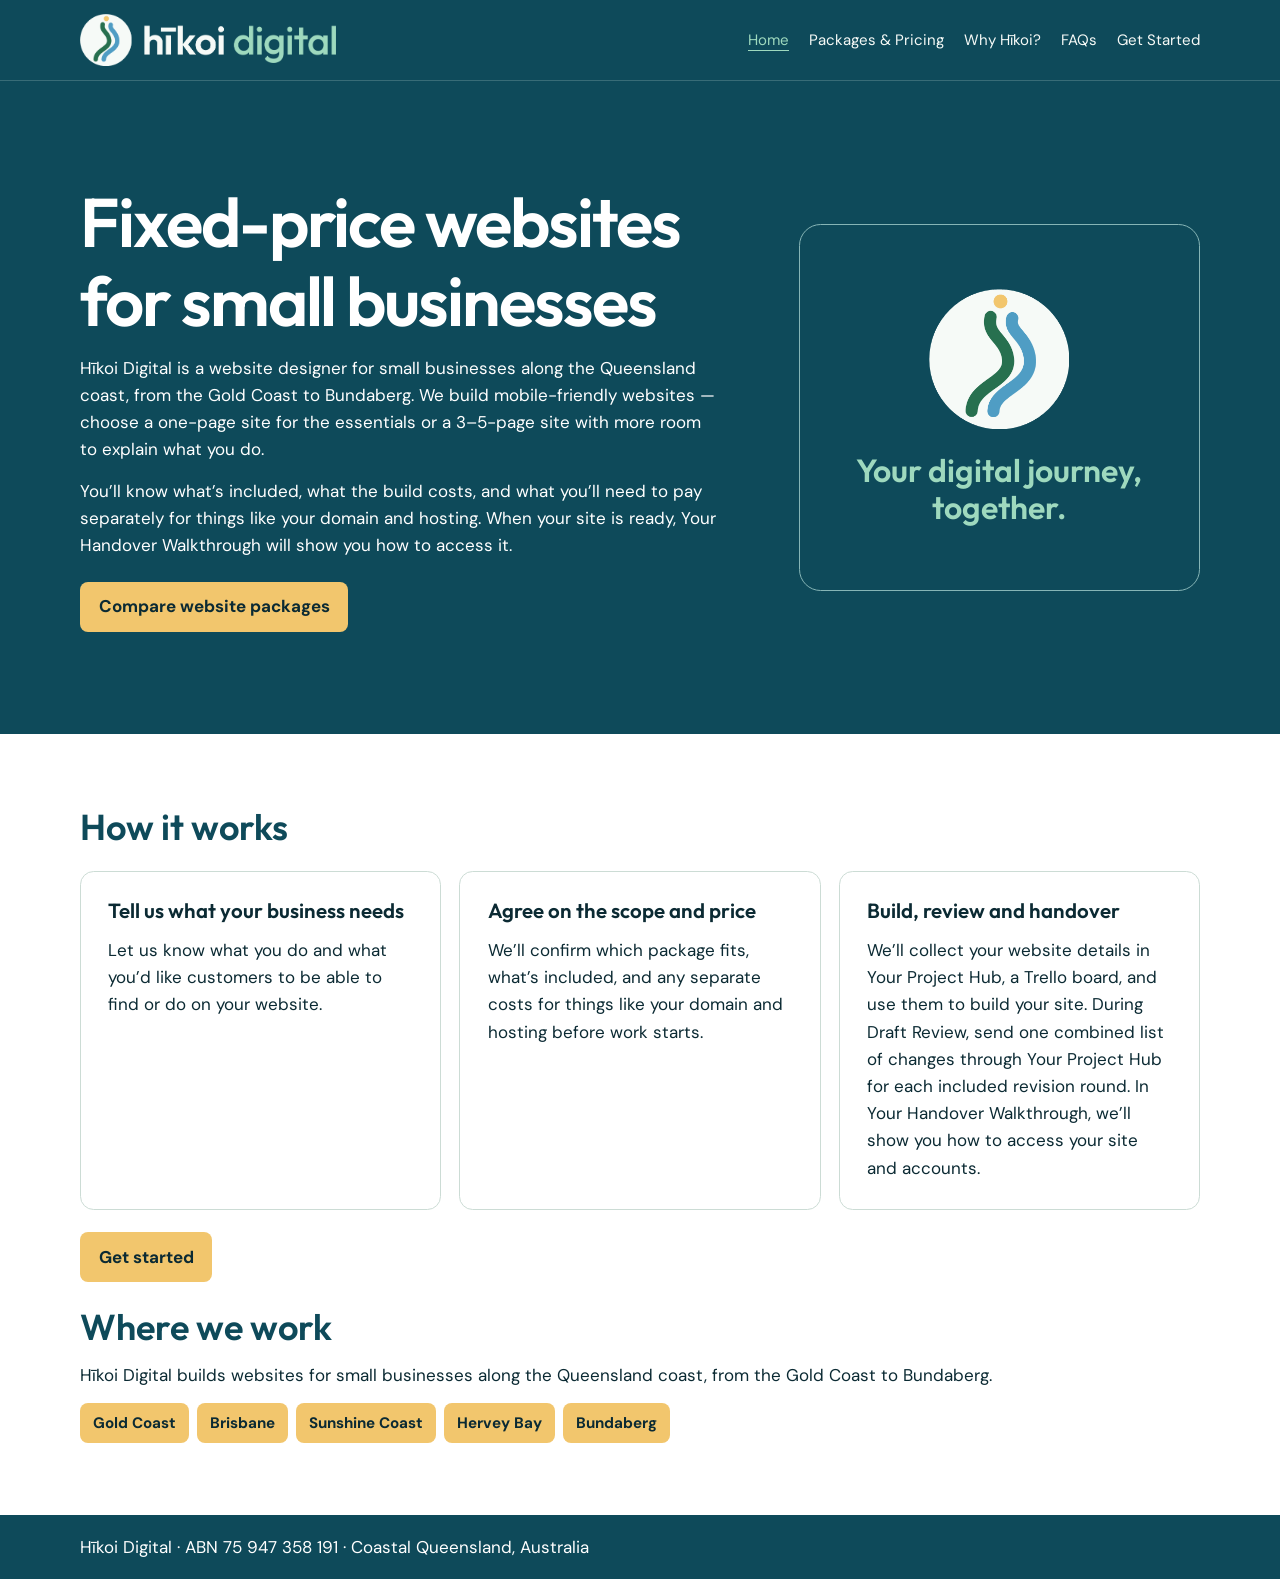
<file: index.html>
<!doctype html>
<html lang="en-AU">
<head>
  <meta charset="utf-8">
  <meta name="viewport" content="width=device-width, initial-scale=1">
  <meta name="description" content="Fixed-price websites for small businesses from the Gold Coast to Bundaberg. One-page sites from $450, 3–5 page sites from $900. No hidden fees.">
  <title>Website Designer Gold Coast to Bundaberg | Hīkoi Digital</title>
  <meta property="og:title" content="Website Designer Gold Coast to Bundaberg | Hīkoi Digital">
  <meta property="og:description" content="Fixed-price websites for small businesses from the Gold Coast to Bundaberg. One-page sites from $450, 3–5 page sites from $900. No hidden fees.">
  <meta property="og:type" content="website">
  <meta property="og:url" content="https://hikoidigital.com/">
  <meta property="og:image" content="https://hikoidigital.com/white-circle-mark.png">
  <script type="application/ld+json">
  {
    "@context": "https://schema.org",
    "@type": "LocalBusiness",
    "name": "Hīkoi Digital",
    "description": "Fixed-price websites for small businesses along the Queensland coast, from the Gold Coast to Bundaberg.",
    "url": "https://hikoidigital.com/",
    "email": "hello@hikoidigital.com",
    "priceRange": "$450 - $900",
    "areaServed": ["Gold Coast", "Brisbane", "Sunshine Coast", "Hervey Bay", "Bundaberg"],
    "address": {
      "@type": "PostalAddress",
      "addressRegion": "Queensland",
      "addressCountry": "AU"
    }
  }
  </script>

  <link rel="icon" href="white-circle-mark.png" type="image/png">
  <link rel="stylesheet" href="styles.css">
  <style>
    .town-links { display: flex; flex-wrap: wrap; gap: .5rem; }
    .town-links .button { min-height: 2.5rem; margin-top: 0; padding: .35rem .75rem; font-size: .95rem; }
  </style>
</head>
<body>
  <a class="skip" href="#main">Skip to content</a>
  <header>
    <div class="wrap nav">
      <a class="wordmark" href="index.html" aria-label="Hīkoi Digital home"><img src="hikoi-digital-logo.png" alt="Hīkoi Digital logo" width="1350" height="272"></a>
      <nav aria-label="Main navigation">
        <a href="index.html" aria-current="page">Home</a>
        <a href="packages.html">Packages &amp; Pricing</a>
        <a href="about.html">Why Hīkoi?</a>
        <a href="faq.html">FAQs</a>
        <a href="contact.html">Get Started</a>
      </nav>
    </div>
  </header>
  <main id="main">
<section class='hero'>
<div class='wrap hero-grid'>
<div>
<h1>Fixed-price websites for small businesses</h1>
<p>Hīkoi Digital is a website designer for small businesses along the Queensland coast, from the Gold Coast to Bundaberg. We build mobile-friendly websites — choose a one-page site for the essentials or a 3–5-page site with more room to explain what you do.</p>
<p>You’ll know what’s included, what the build costs, and what you’ll need to pay separately for things like your domain and hosting. When your site is ready, Your Handover Walkthrough will show you how to access it.</p>
<a class='button' href='packages.html'>Compare website packages</a>
</div>
<div class='brand-panel'>
<img src='white-circle-mark.png' alt='Hīkoi Digital mark' width='140' height='140'>
<p>Your digital journey,<br> together.</p>
</div>
</div>
</section>
<section class='wrap section' style="padding-block-end: 0;">
<h2>How it works</h2>
<div class='grid three'>
<article>
<h3>Tell us what your business needs</h3>
<p>Let us know what you do and what you’d like customers to be able to find or do on your website.</p>
</article>
<article>
<h3>Agree on the scope and price</h3>
<p>We’ll confirm which package fits, what’s included, and any separate costs for things like your domain and hosting before work starts.</p>
</article>
<article>
<h3>Build, review and handover</h3>
<p>We’ll collect your website details in Your Project Hub, a Trello board, and use them to build your site. During Draft Review, send one combined list of changes through Your Project Hub for each included revision round. In Your Handover Walkthrough, we’ll show you how to access your site and accounts.</p>
</article>
</div>
<a class='button' href='contact.html'>Get started</a>
</section>
<section class='wrap section' style="padding-block-start: 1.5rem;">
<h2>Where we work</h2>
<p>Hīkoi Digital builds websites for small businesses along the Queensland coast, from the Gold Coast to Bundaberg.</p>
<p class='town-links'><a class='button' href='gold-coast.html'>Gold Coast</a>
<a class='button' href='brisbane.html'>Brisbane</a>
<a class='button' href='sunshine-coast.html'>Sunshine Coast</a>
<a class='button' href='hervey-bay.html'>Hervey Bay</a>
<a class='button' href='bundaberg.html'>Bundaberg</a></p>
</section>
  </main>
  <footer><div class="wrap"><span>Hīkoi Digital · ABN 75 947 358 191</span><span class="footer-location">Coastal Queensland, Australia</span></div></footer>
</body>
</html>
</file>
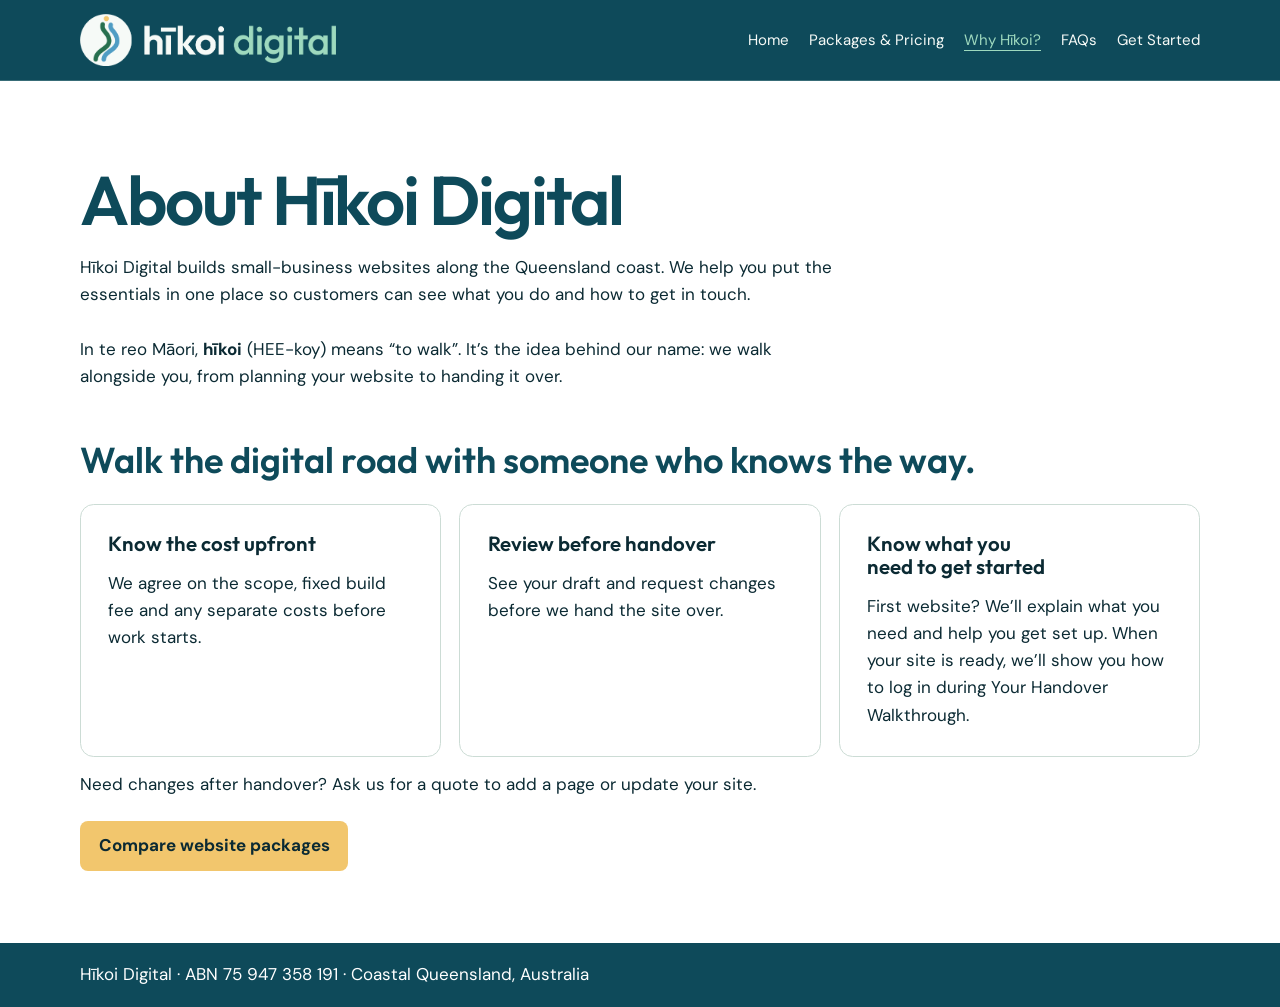
<file: about.html>
<!doctype html>
<html lang="en-AU">
<head>
  <meta charset="utf-8">
  <meta name="viewport" content="width=device-width, initial-scale=1">
  <meta name="description" content="Hīkoi Digital builds fixed-price websites for small businesses along the Queensland coast, Gold Coast to Bundaberg. We walk alongside you to handover.">
  <title>About Hīkoi Digital | Website Designer Queensland</title>
  <meta property="og:title" content="About Hīkoi Digital | Website Designer Queensland">
  <meta property="og:description" content="Hīkoi Digital builds fixed-price websites for small businesses along the Queensland coast, Gold Coast to Bundaberg. We walk alongside you to handover.">
  <meta property="og:type" content="website">
  <meta property="og:url" content="https://hikoidigital.com/about.html">
  <meta property="og:image" content="https://hikoidigital.com/white-circle-mark.png">

  <link rel="icon" href="white-circle-mark.png" type="image/png">
  <link rel="stylesheet" href="styles.css">
  <style>
    .about-intro { padding-block-end: 1.5rem; }
    .about-intro p + p { margin-top: 1.75rem; }
    .walk-section { padding-block-start: 1.5rem; }
  </style>
</head>
<body>
  <a class="skip" href="#main">Skip to content</a>
  <header>
    <div class="wrap nav">
      <a class="wordmark" href="index.html" aria-label="Hīkoi Digital home"><img src="hikoi-digital-logo.png" alt="Hīkoi Digital logo" width="1350" height="272"></a>
      <nav aria-label="Main navigation">
        <a href="index.html">Home</a>
        <a href="packages.html">Packages &amp; Pricing</a>
        <a href="about.html" aria-current="page">Why Hīkoi?</a>
        <a href="faq.html">FAQs</a>
        <a href="contact.html">Get Started</a>
      </nav>
    </div>
  </header>
  <main id="main">
<section class='page-head about-intro'>
<div class='wrap'>
<h1>About Hīkoi Digital</h1>
<p>Hīkoi Digital builds small-business websites along the Queensland coast. We help you put the essentials in one place so customers can see what you do and how to get in touch.</p>
<p>In te reo Māori, <strong>hīkoi</strong> (HEE-koy) means “to walk”. It’s the idea behind our name: we walk alongside you, from planning your website to handing it over.</p>
</div>
</section>
<section class='wrap section walk-section' aria-labelledby='walk-heading'>
<h2 id='walk-heading' class='measure'>Walk the digital road with someone who knows the way.</h2>
<div class='grid three'>
<article>
<h3>Know the cost upfront</h3>
<p>We agree on the scope, fixed build fee and any separate costs before work starts.</p>
</article>
<article>
<h3>Review before handover</h3>
<p>See your draft and request changes before we hand the site over.</p>
</article>
<article>
<h3>Know what you need to get started</h3>
<p>First website? We’ll explain what you need and help you get set up. When your site is ready, we’ll show you how to log in during Your Handover Walkthrough.</p>
</article>
</div>
<p class='measure'>Need changes after handover? Ask us for a quote to add a page or update your site.</p>
<a class='button' href='packages.html'>Compare website packages</a>
</section>
  </main>
  <footer><div class="wrap"><span>Hīkoi Digital · ABN 75 947 358 191</span><span class="footer-location">Coastal Queensland, Australia</span></div></footer>
</body>
</html>
</file>
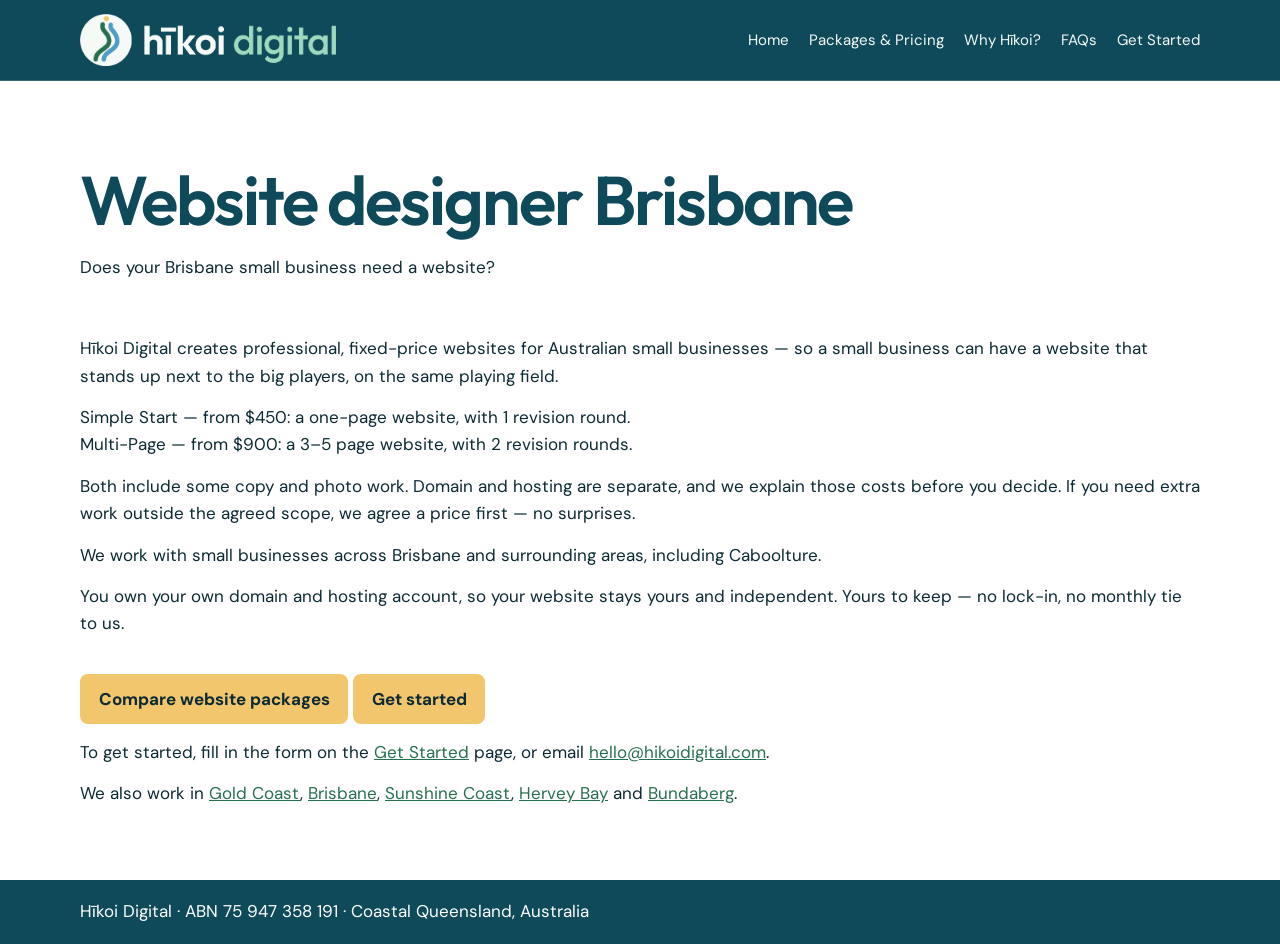
<file: brisbane.html>
<!doctype html>
<html lang="en-AU">
<head>
  <meta charset="utf-8">
  <meta name="viewport" content="width=device-width, initial-scale=1">
  <meta name="description" content="Fixed-price websites for Brisbane small businesses. One-page websites from $450, or 3–5 pages from $900. No hidden fees — you own your domain and hosting.">
  <title>Website Designer Brisbane | Hīkoi Digital</title>
  <meta property="og:title" content="Website Designer Brisbane | Hīkoi Digital">
  <meta property="og:description" content="Fixed-price websites for Brisbane small businesses. One-page websites from $450, or 3–5 pages from $900. No hidden fees — you own your domain and hosting.">
  <meta property="og:type" content="website">
  <meta property="og:url" content="https://hikoidigital.com/brisbane.html">
  <meta property="og:image" content="https://hikoidigital.com/white-circle-mark.png">

  <link rel="icon" href="white-circle-mark.png" type="image/png">
  <link rel="stylesheet" href="styles.css">
</head>
<body>
  <a class="skip" href="#main">Skip to content</a>
  <header>
    <div class="wrap nav">
      <a class="wordmark" href="index.html" aria-label="Hīkoi Digital home"><img src="hikoi-digital-logo.png" alt="Hīkoi Digital logo" width="1350" height="272"></a>
      <nav aria-label="Main navigation">
        <a href="index.html">Home</a>
        <a href="packages.html">Packages &amp; Pricing</a>
        <a href="about.html">Why Hīkoi?</a>
        <a href="faq.html">FAQs</a>
        <a href="contact.html">Get Started</a>
      </nav>
    </div>
  </header>
  <main id="main">
<section class='page-head' style="padding-block-end: 1.5rem;">
<div class='wrap'>
<h1>Website designer Brisbane</h1>
<p>Does your Brisbane small business need a website?</p>
</div>
</section>
<section class='wrap section' style="padding-block-start: 1rem;">
<p>Hīkoi Digital creates professional, fixed-price websites for Australian small businesses — so a small business can have a website that stands up next to the big players, on the same playing field.</p>
<p>Simple Start — from $450: a one-page website, with 1 revision round.<br>
Multi-Page — from $900: a 3–5 page website, with 2 revision rounds.</p>
<p>Both include some copy and photo work. Domain and hosting are separate, and we explain those costs before you decide. If you need extra work outside the agreed scope, we agree a price first — no surprises.</p>
<p>We work with small businesses across Brisbane and surrounding areas, including Caboolture.</p>
<p>You own your own domain and hosting account, so your website stays yours and independent. Yours to keep — no lock-in, no monthly tie to us.</p>
<p><a class='button' href='packages.html'>Compare website packages</a> <a class='button' href='contact.html'>Get started</a></p>
<p>To get started, fill in the form on the <a href='contact.html'>Get Started</a> page, or email <a href='mailto:hello@hikoidigital.com'>hello@hikoidigital.com</a>.</p>
<p>We also work in <a href='gold-coast.html'>Gold Coast</a>, <a href='brisbane.html'>Brisbane</a>, <a href='sunshine-coast.html'>Sunshine Coast</a>, <a href='hervey-bay.html'>Hervey Bay</a> and <a href='bundaberg.html'>Bundaberg</a>.</p>
</section>
  </main>
  <footer><div class="wrap"><span>Hīkoi Digital · ABN 75 947 358 191</span><span class="footer-location">Coastal Queensland, Australia</span></div></footer>
</body>
</html>
</file>
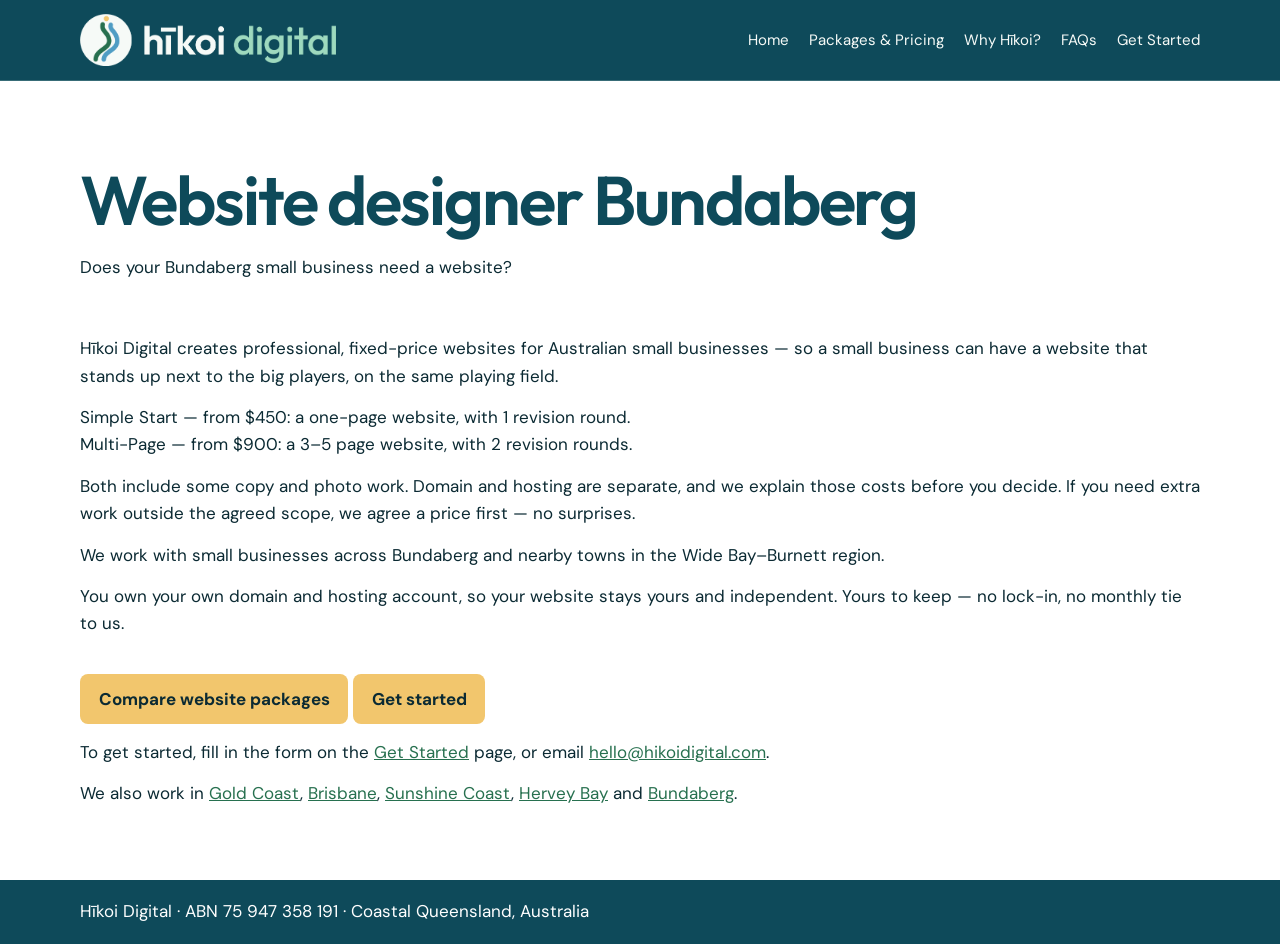
<file: bundaberg.html>
<!doctype html>
<html lang="en-AU">
<head>
  <meta charset="utf-8">
  <meta name="viewport" content="width=device-width, initial-scale=1">
  <meta name="description" content="Fixed-price websites for Bundaberg small businesses. One-page websites from $450, or 3–5 pages from $900. No hidden fees — you own your domain and hosting.">
  <title>Website Designer Bundaberg | Hīkoi Digital</title>
  <meta property="og:title" content="Website Designer Bundaberg | Hīkoi Digital">
  <meta property="og:description" content="Fixed-price websites for Bundaberg small businesses. One-page websites from $450, or 3–5 pages from $900. No hidden fees — you own your domain and hosting.">
  <meta property="og:type" content="website">
  <meta property="og:url" content="https://hikoidigital.com/bundaberg.html">
  <meta property="og:image" content="https://hikoidigital.com/white-circle-mark.png">

  <link rel="icon" href="white-circle-mark.png" type="image/png">
  <link rel="stylesheet" href="styles.css">
</head>
<body>
  <a class="skip" href="#main">Skip to content</a>
  <header>
    <div class="wrap nav">
      <a class="wordmark" href="index.html" aria-label="Hīkoi Digital home"><img src="hikoi-digital-logo.png" alt="Hīkoi Digital logo" width="1350" height="272"></a>
      <nav aria-label="Main navigation">
        <a href="index.html">Home</a>
        <a href="packages.html">Packages &amp; Pricing</a>
        <a href="about.html">Why Hīkoi?</a>
        <a href="faq.html">FAQs</a>
        <a href="contact.html">Get Started</a>
      </nav>
    </div>
  </header>
  <main id="main">
<section class='page-head' style="padding-block-end: 1.5rem;">
<div class='wrap'>
<h1>Website designer Bundaberg</h1>
<p>Does your Bundaberg small business need a website?</p>
</div>
</section>
<section class='wrap section' style="padding-block-start: 1rem;">
<p>Hīkoi Digital creates professional, fixed-price websites for Australian small businesses — so a small business can have a website that stands up next to the big players, on the same playing field.</p>
<p>Simple Start — from $450: a one-page website, with 1 revision round.<br>
Multi-Page — from $900: a 3–5 page website, with 2 revision rounds.</p>
<p>Both include some copy and photo work. Domain and hosting are separate, and we explain those costs before you decide. If you need extra work outside the agreed scope, we agree a price first — no surprises.</p>
<p>We work with small businesses across Bundaberg and nearby towns in the Wide Bay–Burnett region.</p>
<p>You own your own domain and hosting account, so your website stays yours and independent. Yours to keep — no lock-in, no monthly tie to us.</p>
<p><a class='button' href='packages.html'>Compare website packages</a> <a class='button' href='contact.html'>Get started</a></p>
<p>To get started, fill in the form on the <a href='contact.html'>Get Started</a> page, or email <a href='mailto:hello@hikoidigital.com'>hello@hikoidigital.com</a>.</p>
<p>We also work in <a href='gold-coast.html'>Gold Coast</a>, <a href='brisbane.html'>Brisbane</a>, <a href='sunshine-coast.html'>Sunshine Coast</a>, <a href='hervey-bay.html'>Hervey Bay</a> and <a href='bundaberg.html'>Bundaberg</a>.</p>
</section>
  </main>
  <footer><div class="wrap"><span>Hīkoi Digital · ABN 75 947 358 191</span><span class="footer-location">Coastal Queensland, Australia</span></div></footer>
</body>
</html>
</file>
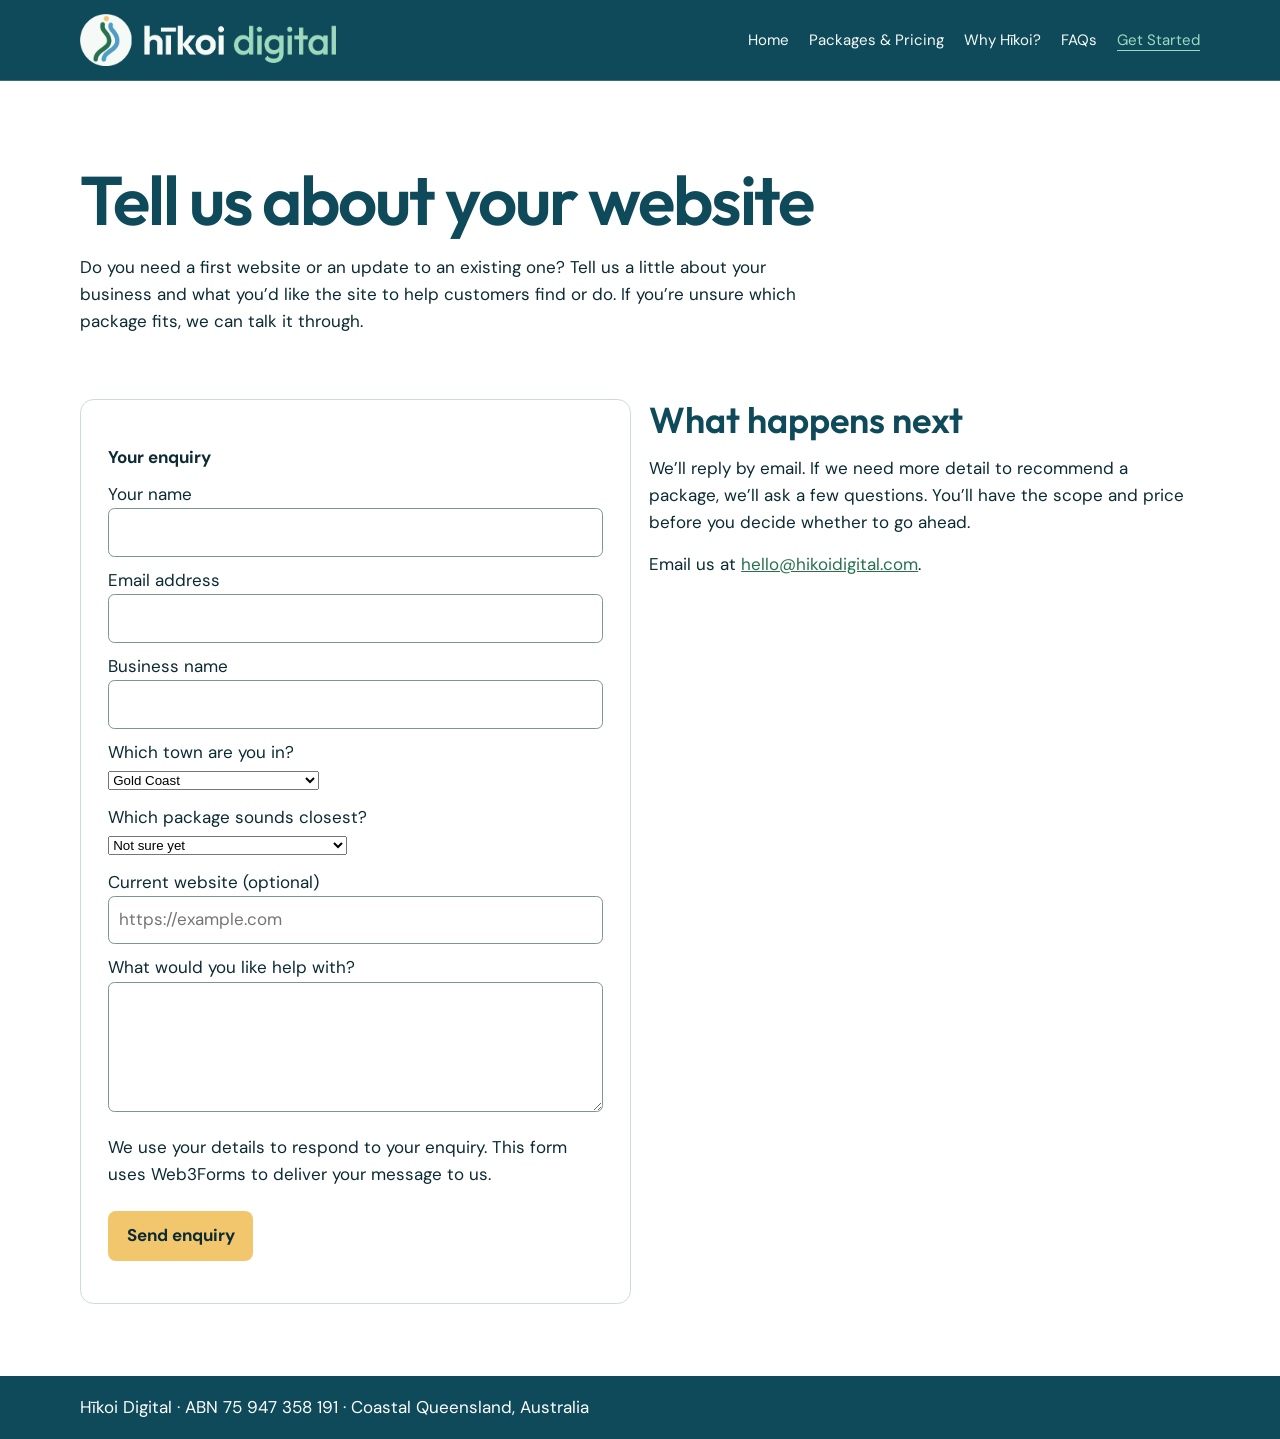
<file: contact.html>
<!doctype html>
<html lang="en-AU">
<head>
  <meta charset="utf-8">
  <meta name="viewport" content="width=device-width, initial-scale=1">
  <meta name="description" content="Tell Hīkoi Digital about the website your business needs. Fixed-price websites from $450, Gold Coast to Bundaberg. Reply by email with scope and price.">
  <title>Get Started | Website Designer Gold Coast to Bundaberg</title>
  <meta property="og:title" content="Get Started | Website Designer Gold Coast to Bundaberg">
  <meta property="og:description" content="Tell Hīkoi Digital about the website your business needs. Fixed-price websites from $450, Gold Coast to Bundaberg. Reply by email with scope and price.">
  <meta property="og:type" content="website">
  <meta property="og:url" content="https://hikoidigital.com/contact.html">
  <meta property="og:image" content="https://hikoidigital.com/white-circle-mark.png">

  <link rel="icon" href="white-circle-mark.png" type="image/png">
  <link rel="stylesheet" href="styles.css">
  <script src="contact.js" defer></script>

</head>
<body>
  <a class="skip" href="#main">Skip to content</a>
  <header>
    <div class="wrap nav">
      <a class="wordmark" href="index.html" aria-label="Hīkoi Digital home"><img src="hikoi-digital-logo.png" alt="Hīkoi Digital logo" width="1350" height="272"></a>
      <nav aria-label="Main navigation">
        <a href="index.html">Home</a>
        <a href="packages.html">Packages &amp; Pricing</a>
        <a href="about.html">Why Hīkoi?</a>
        <a href="faq.html">FAQs</a>
        <a href="contact.html" aria-current="page">Get Started</a>
      </nav>
    </div>
  </header>
  <main id="main">
<section class='page-head' style="padding-block-end: 2rem;">
<div class='wrap'>
<h1>Tell us about your website</h1>
<p>Do you need a first website or an update to an existing one? Tell us a little about your business and what you’d like the site to help customers find or do. If you’re unsure which package fits, we can talk it through.</p>
</div>
</section>
<section class='wrap section' style="padding-block-start: 2rem;">
<div class='grid two'>
<div class='contact-preview'>
<form id='enquiry' action='https://api.web3forms.com/submit' method='post'>
<fieldset disabled aria-describedby='form-note'>
<legend>Your enquiry</legend>
<input type='hidden' name='access_key' value='918de67d-4eaa-4af1-ad18-98ad43d4bbaf'>
<input type='hidden' name='subject' value='Hīkoi Digital website enquiry'>
<label for='name'>Your name</label>
<input id='name' name='name' autocomplete='name' required>
<label for='email'>Email address</label>
<input id='email' name='email' type='email' autocomplete='email' required>
<label for='business'>Business name</label>
<input id='business' name='business' autocomplete='organization' required>
<label for='town'>Which town are you in?</label>
<select id='town' name='town'>
<option>Gold Coast</option>
<option>Brisbane</option>
<option>Sunshine Coast</option>
<option>Hervey Bay</option>
<option>Bundaberg</option>
<option>Somewhere else in Queensland</option>
</select>
<label for='package'>Which package sounds closest?</label>
<select id='package' name='package'>
<option>Not sure yet</option>
<option>Simple Start — one page, from $450</option>
<option>Multi-Page — 3–5 pages, from $900</option>
</select>
<label for='site'>Current website (optional)</label>
<input id='site' name='website' type='url' autocomplete='url' placeholder='https://example.com'>
<label for='message'>What would you like help with?</label>
<textarea id='message' name='message' rows='4' required></textarea>
<p id='form-note'>We use your details to respond to your enquiry. This form uses Web3Forms to deliver your message to us.</p>
<button type='submit'>Send enquiry</button>
</fieldset>
<p id='enquiry-status' role='status'></p>
</form>
</div>
<div>
<h2>What happens next</h2>
<p>We’ll reply by email. If we need more detail to recommend a package, we’ll ask a few questions. You’ll have the scope and price before you decide whether to go ahead.</p>
<p>Email us at <a href="mailto:hello@hikoidigital.com">hello@hikoidigital.com</a>.</p>
</div>
</div>
</section>
  </main>
  <footer><div class="wrap"><span>Hīkoi Digital · ABN 75 947 358 191</span><span class="footer-location">Coastal Queensland, Australia</span></div></footer>
</body>
</html>
</file>
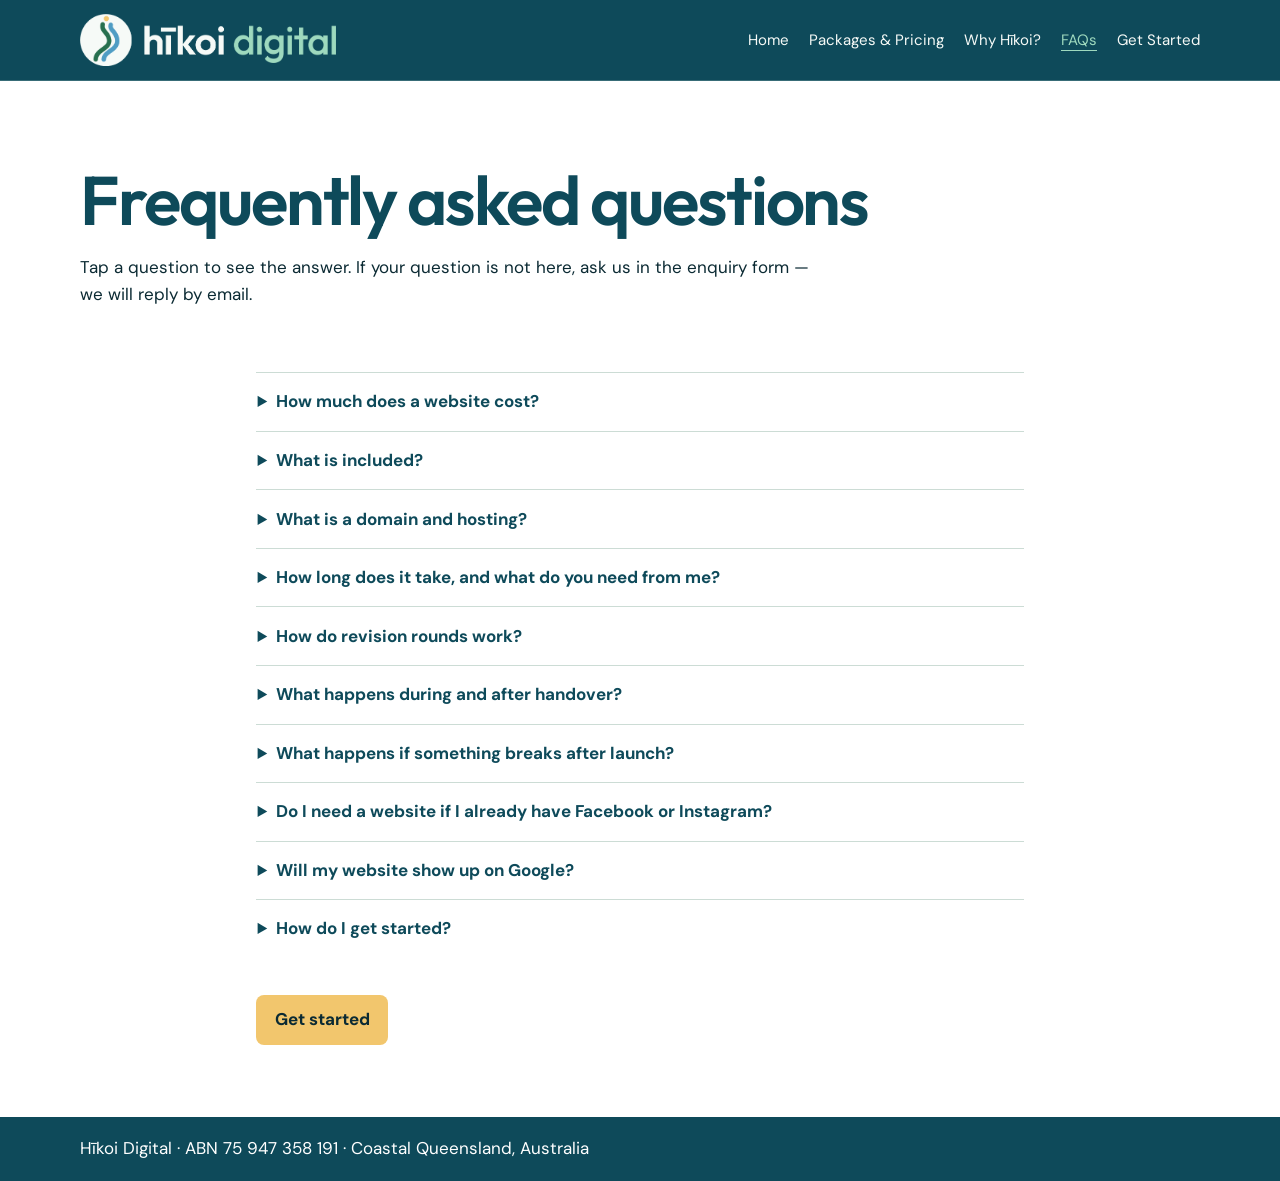
<file: faq.html>
<!doctype html>
<html lang="en-AU">
<head>
  <meta charset="utf-8">
  <meta name="viewport" content="width=device-width, initial-scale=1">
  <meta name="description" content="Answers about Hīkoi Digital fixed-price websites from $450, Gold Coast to Bundaberg. What is included, revisions, domain and hosting, and what happens after handover.">
  <title>FAQs | Website Designer Gold Coast to Bundaberg | Hīkoi Digital</title>
  <meta property="og:title" content="FAQs | Website Designer Gold Coast to Bundaberg | Hīkoi Digital">
  <meta property="og:description" content="Answers about Hīkoi Digital fixed-price websites from $450, Gold Coast to Bundaberg. What is included, revisions, domain and hosting, and what happens after handover.">
  <meta property="og:type" content="website">
  <meta property="og:url" content="https://hikoidigital.com/faq.html">
  <meta property="og:image" content="https://hikoidigital.com/white-circle-mark.png">

  <link rel="icon" href="white-circle-mark.png" type="image/png">
  <link rel="stylesheet" href="styles.css">
</head>
<body>
  <a class="skip" href="#main">Skip to content</a>
  <header>
    <div class="wrap nav">
      <a class="wordmark" href="index.html" aria-label="Hīkoi Digital home"><img src="hikoi-digital-logo.png" alt="Hīkoi Digital logo" width="1350" height="272"></a>
      <nav aria-label="Main navigation">
        <a href="index.html">Home</a>
        <a href="packages.html">Packages &amp; Pricing</a>
        <a href="about.html">Why Hīkoi?</a>
        <a href="faq.html" aria-current="page">FAQs</a>
        <a href="contact.html">Get Started</a>
      </nav>
    </div>
  </header>
  <main id="main">
<section class='page-head' style="padding-block-end: 2rem;">
<div class='wrap'>
<h1>Frequently asked questions</h1>
<p>Tap a question to see the answer. If your question is not here, ask us in the enquiry form — we will reply by email.</p>
</div>
</section>
<section class='wrap section package-answers' style="padding-block-start: 2rem;">
<details>
<summary>How much does a website cost?</summary>
<p>Simple Start is A$450 fixed build fee for a one-page website. Multi-Page is A$900 fixed build fee for a 3–5 page website. We confirm the fixed build fee and any separate costs upfront, before you decide whether to go ahead.</p>
</details>
<details>
<summary>What is included?</summary>
<p>Both packages include a mobile-friendly layout and Your Handover Walkthrough.</p>
<p>Simple Start includes: 1 page; website copy drafted from your answers; an enquiry form or a link to your existing booking service; one revision round; website handover.</p>
<p>Multi-Page includes: 3–5 pages; help organising your information and drafting copy for the agreed pages; an enquiry form or a link to your existing booking service; two revision rounds; website handover.</p>
</details>
<details>
<summary>What is a domain and hosting?</summary>
<p>A domain is your website's address — the name people type in, like hikoidigital.com. Hosting is the space on the internet where your website's files live, so people can find it any time. Domain and hosting are separate costs, and you own them in your name. If you already have them, we will use what you have. If you do not, we will explain the costs before work starts. We will also quote separately for work like detailed case studies or extra research before you accept the quote.</p>
</details>
<details>
<summary>How long does it take, and what do you need from me?</summary>
<p>It depends on how quickly your details come together. In Your Project Hub, we gather what you do, the services or products to show, your photos, and how customers should contact you. A simple gallery can use photos you supply. Once we have that, we build your site, you review the draft and send one combined list of changes, and then we walk you through the handover.</p>
</details>
<details>
<summary>How do revision rounds work?</summary>
<p>During Draft Review, send one combined list of changes within the agreed scope through Your Project Hub for each included revision round. Simple Start includes one revision round. Multi-Page includes two revision rounds.</p>
</details>
<details>
<summary>What happens during and after handover?</summary>
<p>During Your Handover Walkthrough, we’ll show you how to log in and access your website and the accounts that go with it. For 14 days after handover, you can email us with questions about accessing or using your site. We aim to respond within two business days and tell you when to expect an answer. If something we delivered needs correcting, get in touch.</p>
</details>
<details>
<summary>What happens if something breaks after launch?</summary>
<p>For 14 days after handover, email us with questions about accessing or using your site. We aim to respond within two business days and tell you when to expect an answer. If something we delivered needs correcting, get in touch. After the 14 days, ask us for a quote for any extra work, such as adding a page or updating services.</p>
</details>
<details>
<summary>Do I need a website if I already have Facebook or Instagram?</summary>
<p>Social media is a good start, but it is not yours — the rules can change, and not everyone who searches for you is on Facebook or Instagram. A website is yours to keep, it shows up when people search on Google, and it gives customers one clear place to find you, see what you do, and send an enquiry any time.</p>
</details>
<details>
<summary>Will my website show up on Google?</summary>
<p>We set your site up to help people find it on Google — clear titles and descriptions, pages for each town we work in, and a sitemap submitted to Google. Google decides what shows up and when, and it can take some weeks, so we do not promise a place on page one. The setup gives your site the best start.</p>
</details>
<details>
<summary>How do I get started?</summary>
<p>Fill in the form on the Get Started page, or email hello@hikoidigital.com. We will reply by email. If we need more detail to recommend a package, we will ask a few questions. You will have the scope and price before you decide whether to go ahead.</p>
</details>
<p><a class='button' href='contact.html'>Get started</a></p>
</section>
  </main>
  <footer><div class="wrap"><span>Hīkoi Digital · ABN 75 947 358 191</span><span class="footer-location">Coastal Queensland, Australia</span></div></footer>
</body>
</html>
</file>
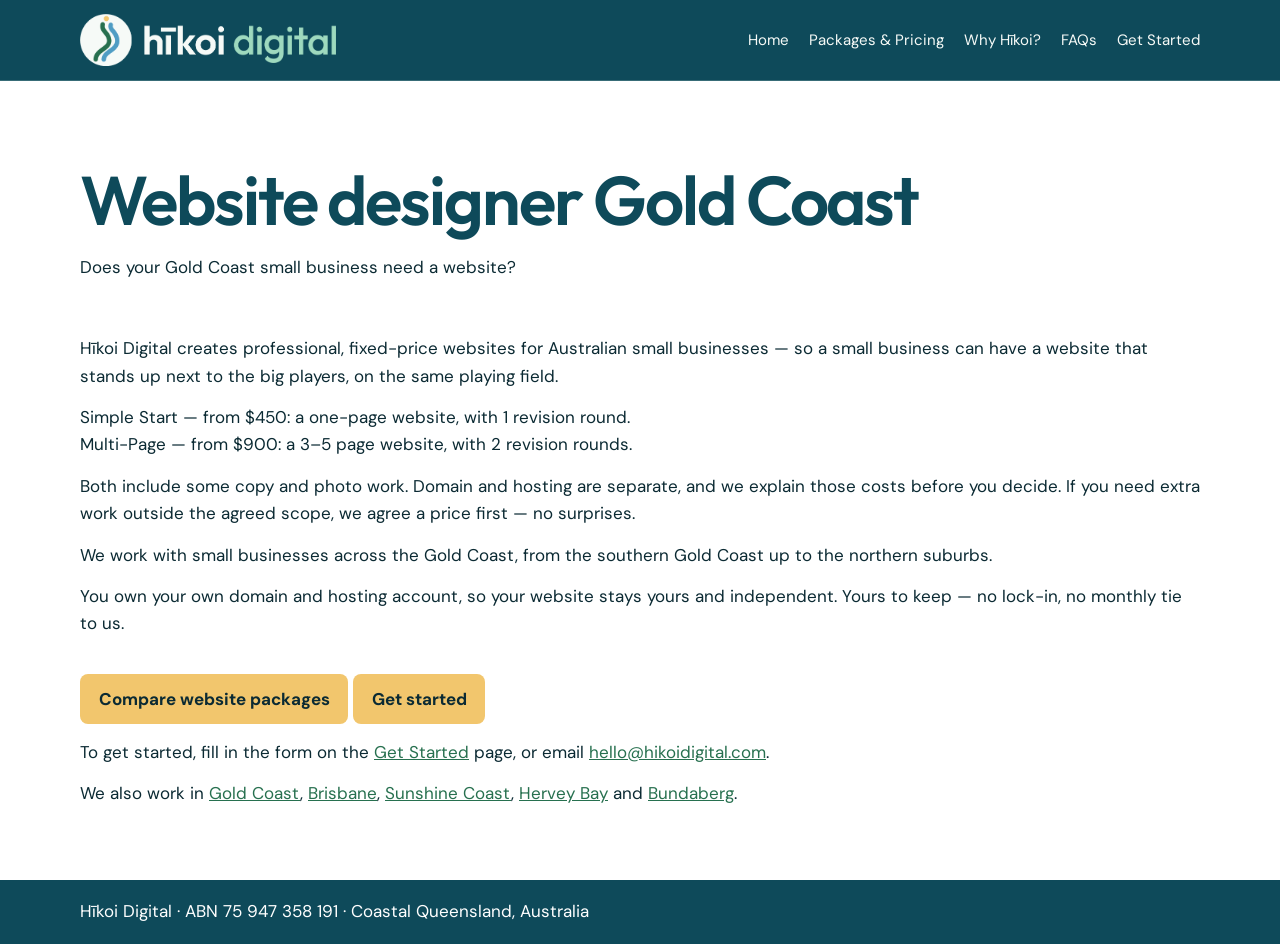
<file: gold-coast.html>
<!doctype html>
<html lang="en-AU">
<head>
  <meta charset="utf-8">
  <meta name="viewport" content="width=device-width, initial-scale=1">
  <meta name="description" content="Fixed-price websites for Gold Coast small businesses. One-page websites from $450, or 3–5 pages from $900. No hidden fees — you own your domain and hosting.">
  <title>Website Designer Gold Coast | Hīkoi Digital</title>
  <meta property="og:title" content="Website Designer Gold Coast | Hīkoi Digital">
  <meta property="og:description" content="Fixed-price websites for Gold Coast small businesses. One-page websites from $450, or 3–5 pages from $900. No hidden fees — you own your domain and hosting.">
  <meta property="og:type" content="website">
  <meta property="og:url" content="https://hikoidigital.com/gold-coast.html">
  <meta property="og:image" content="https://hikoidigital.com/white-circle-mark.png">

  <link rel="icon" href="white-circle-mark.png" type="image/png">
  <link rel="stylesheet" href="styles.css">
</head>
<body>
  <a class="skip" href="#main">Skip to content</a>
  <header>
    <div class="wrap nav">
      <a class="wordmark" href="index.html" aria-label="Hīkoi Digital home"><img src="hikoi-digital-logo.png" alt="Hīkoi Digital logo" width="1350" height="272"></a>
      <nav aria-label="Main navigation">
        <a href="index.html">Home</a>
        <a href="packages.html">Packages &amp; Pricing</a>
        <a href="about.html">Why Hīkoi?</a>
        <a href="faq.html">FAQs</a>
        <a href="contact.html">Get Started</a>
      </nav>
    </div>
  </header>
  <main id="main">
<section class='page-head' style="padding-block-end: 1.5rem;">
<div class='wrap'>
<h1>Website designer Gold Coast</h1>
<p>Does your Gold Coast small business need a website?</p>
</div>
</section>
<section class='wrap section' style="padding-block-start: 1rem;">
<p>Hīkoi Digital creates professional, fixed-price websites for Australian small businesses — so a small business can have a website that stands up next to the big players, on the same playing field.</p>
<p>Simple Start — from $450: a one-page website, with 1 revision round.<br>
Multi-Page — from $900: a 3–5 page website, with 2 revision rounds.</p>
<p>Both include some copy and photo work. Domain and hosting are separate, and we explain those costs before you decide. If you need extra work outside the agreed scope, we agree a price first — no surprises.</p>
<p>We work with small businesses across the Gold Coast, from the southern Gold Coast up to the northern suburbs.</p>
<p>You own your own domain and hosting account, so your website stays yours and independent. Yours to keep — no lock-in, no monthly tie to us.</p>
<p><a class='button' href='packages.html'>Compare website packages</a> <a class='button' href='contact.html'>Get started</a></p>
<p>To get started, fill in the form on the <a href='contact.html'>Get Started</a> page, or email <a href='mailto:hello@hikoidigital.com'>hello@hikoidigital.com</a>.</p>
<p>We also work in <a href='gold-coast.html'>Gold Coast</a>, <a href='brisbane.html'>Brisbane</a>, <a href='sunshine-coast.html'>Sunshine Coast</a>, <a href='hervey-bay.html'>Hervey Bay</a> and <a href='bundaberg.html'>Bundaberg</a>.</p>
</section>
  </main>
  <footer><div class="wrap"><span>Hīkoi Digital · ABN 75 947 358 191</span><span class="footer-location">Coastal Queensland, Australia</span></div></footer>
</body>
</html>
</file>
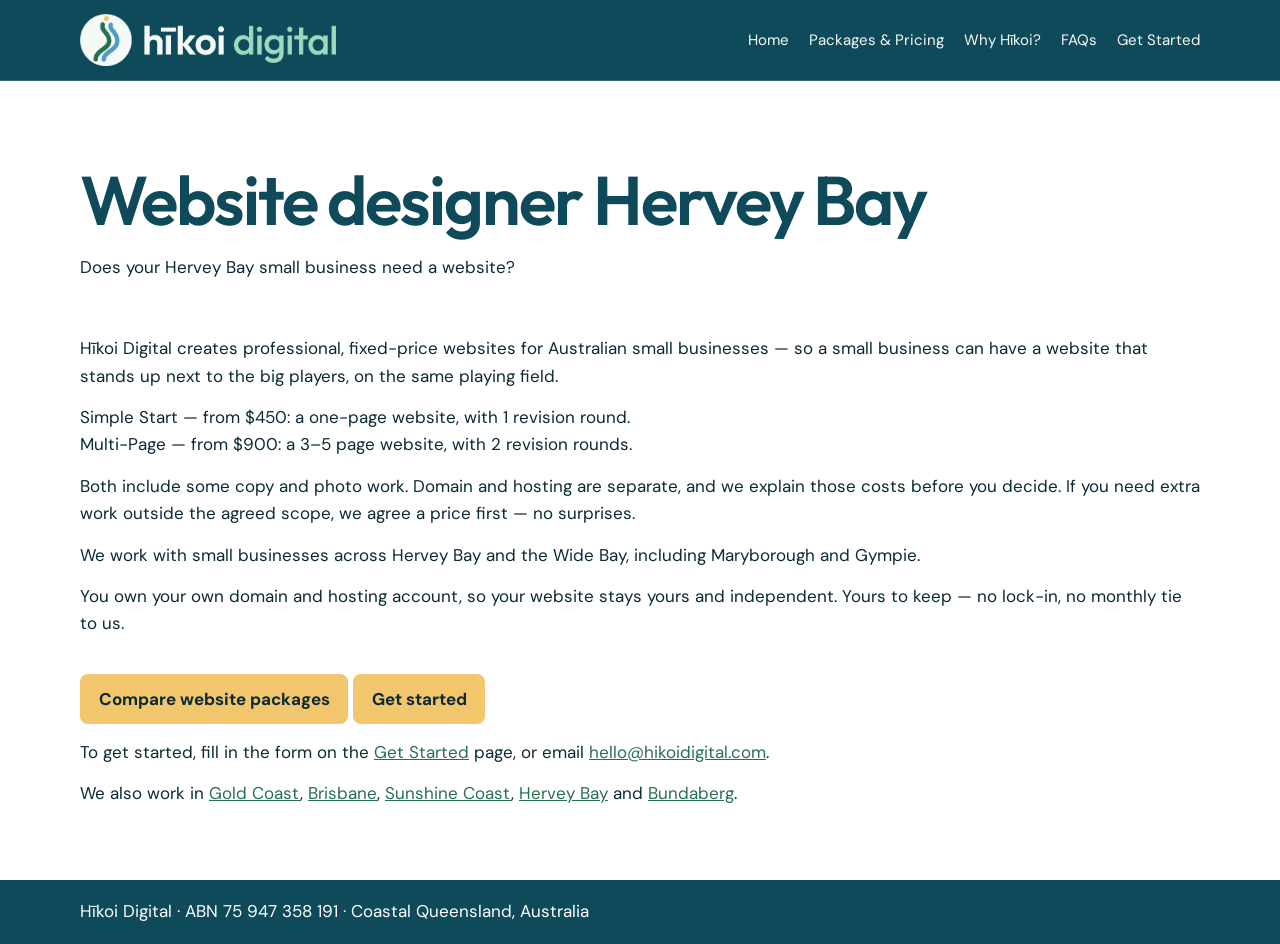
<file: hervey-bay.html>
<!doctype html>
<html lang="en-AU">
<head>
  <meta charset="utf-8">
  <meta name="viewport" content="width=device-width, initial-scale=1">
  <meta name="description" content="Fixed-price websites for Hervey Bay small businesses. One-page websites from $450, or 3–5 pages from $900. No hidden fees — you own your domain and hosting.">
  <title>Website Designer Hervey Bay | Hīkoi Digital</title>
  <meta property="og:title" content="Website Designer Hervey Bay | Hīkoi Digital">
  <meta property="og:description" content="Fixed-price websites for Hervey Bay small businesses. One-page websites from $450, or 3–5 pages from $900. No hidden fees — you own your domain and hosting.">
  <meta property="og:type" content="website">
  <meta property="og:url" content="https://hikoidigital.com/hervey-bay.html">
  <meta property="og:image" content="https://hikoidigital.com/white-circle-mark.png">

  <link rel="icon" href="white-circle-mark.png" type="image/png">
  <link rel="stylesheet" href="styles.css">
</head>
<body>
  <a class="skip" href="#main">Skip to content</a>
  <header>
    <div class="wrap nav">
      <a class="wordmark" href="index.html" aria-label="Hīkoi Digital home"><img src="hikoi-digital-logo.png" alt="Hīkoi Digital logo" width="1350" height="272"></a>
      <nav aria-label="Main navigation">
        <a href="index.html">Home</a>
        <a href="packages.html">Packages &amp; Pricing</a>
        <a href="about.html">Why Hīkoi?</a>
        <a href="faq.html">FAQs</a>
        <a href="contact.html">Get Started</a>
      </nav>
    </div>
  </header>
  <main id="main">
<section class='page-head' style="padding-block-end: 1.5rem;">
<div class='wrap'>
<h1>Website designer Hervey Bay</h1>
<p>Does your Hervey Bay small business need a website?</p>
</div>
</section>
<section class='wrap section' style="padding-block-start: 1rem;">
<p>Hīkoi Digital creates professional, fixed-price websites for Australian small businesses — so a small business can have a website that stands up next to the big players, on the same playing field.</p>
<p>Simple Start — from $450: a one-page website, with 1 revision round.<br>
Multi-Page — from $900: a 3–5 page website, with 2 revision rounds.</p>
<p>Both include some copy and photo work. Domain and hosting are separate, and we explain those costs before you decide. If you need extra work outside the agreed scope, we agree a price first — no surprises.</p>
<p>We work with small businesses across Hervey Bay and the Wide Bay, including Maryborough and Gympie.</p>
<p>You own your own domain and hosting account, so your website stays yours and independent. Yours to keep — no lock-in, no monthly tie to us.</p>
<p><a class='button' href='packages.html'>Compare website packages</a> <a class='button' href='contact.html'>Get started</a></p>
<p>To get started, fill in the form on the <a href='contact.html'>Get Started</a> page, or email <a href='mailto:hello@hikoidigital.com'>hello@hikoidigital.com</a>.</p>
<p>We also work in <a href='gold-coast.html'>Gold Coast</a>, <a href='brisbane.html'>Brisbane</a>, <a href='sunshine-coast.html'>Sunshine Coast</a>, <a href='hervey-bay.html'>Hervey Bay</a> and <a href='bundaberg.html'>Bundaberg</a>.</p>
</section>
  </main>
  <footer><div class="wrap"><span>Hīkoi Digital · ABN 75 947 358 191</span><span class="footer-location">Coastal Queensland, Australia</span></div></footer>
</body>
</html>
</file>
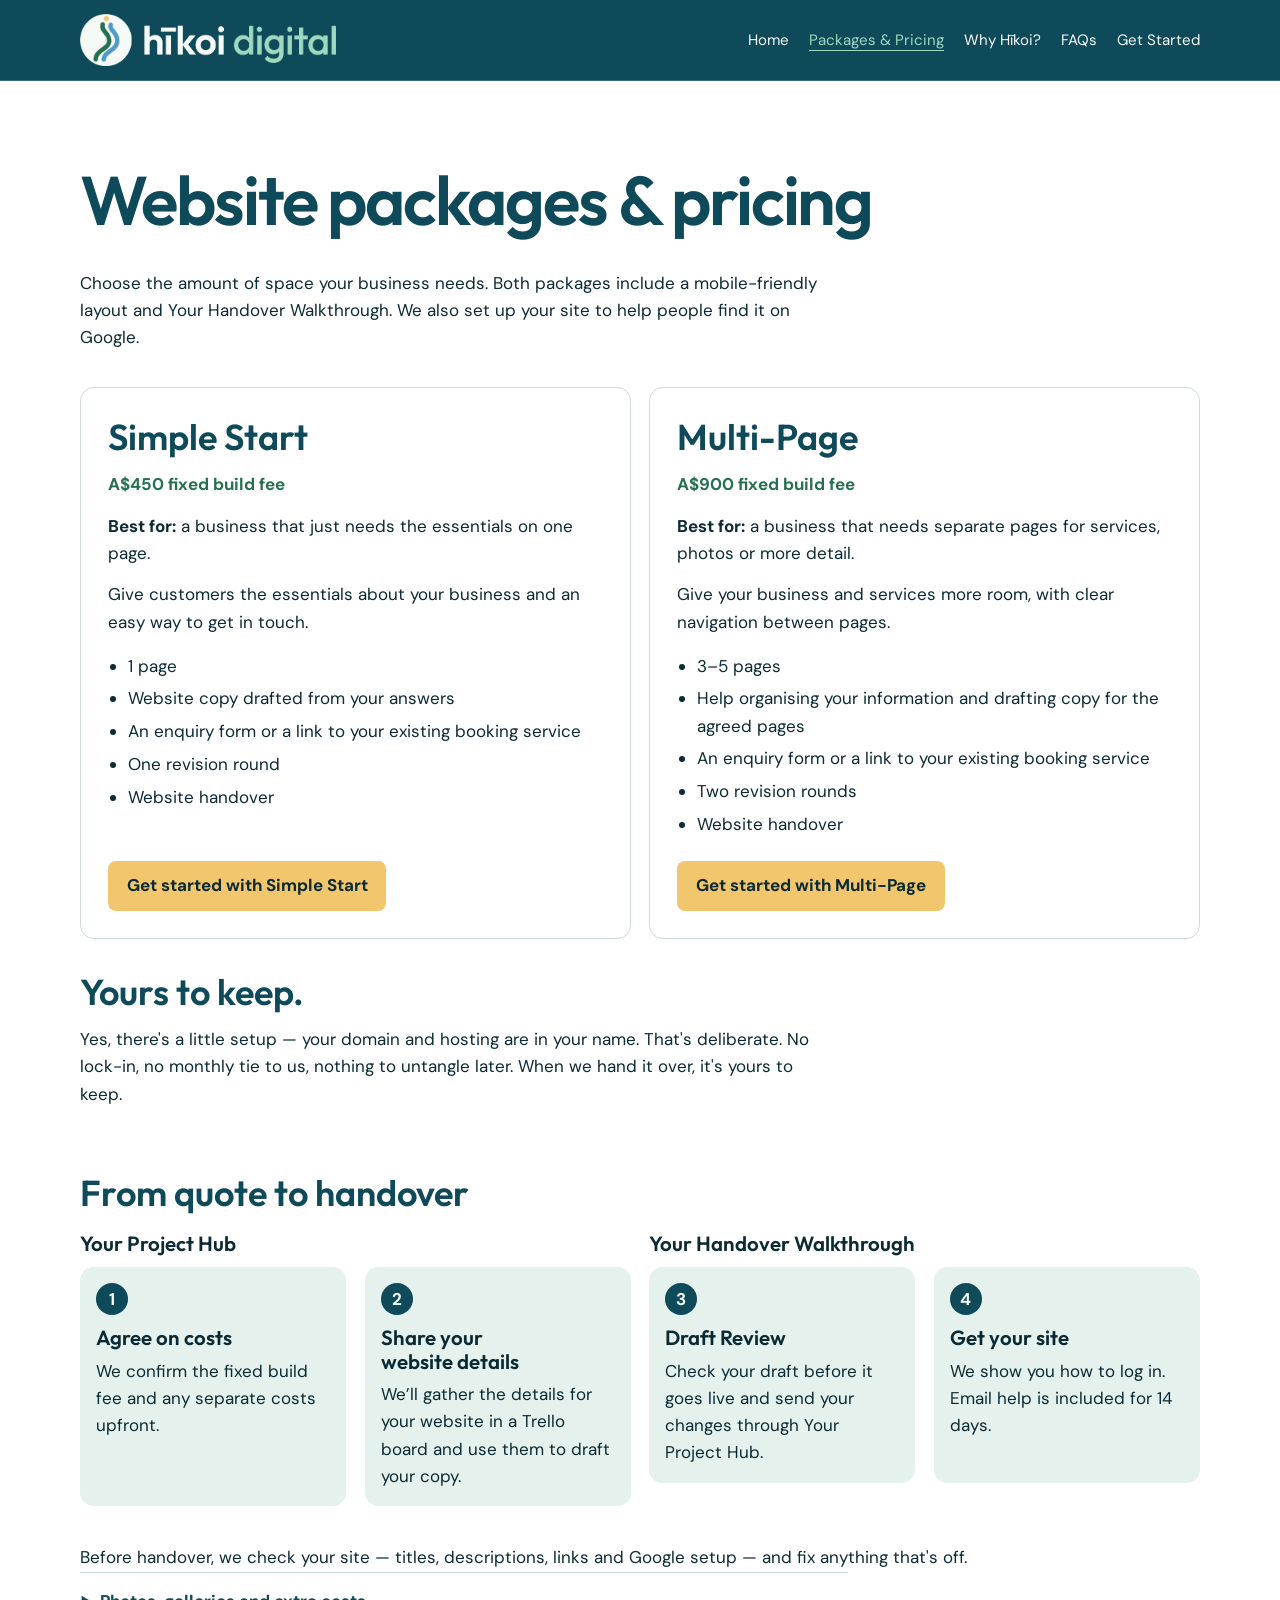
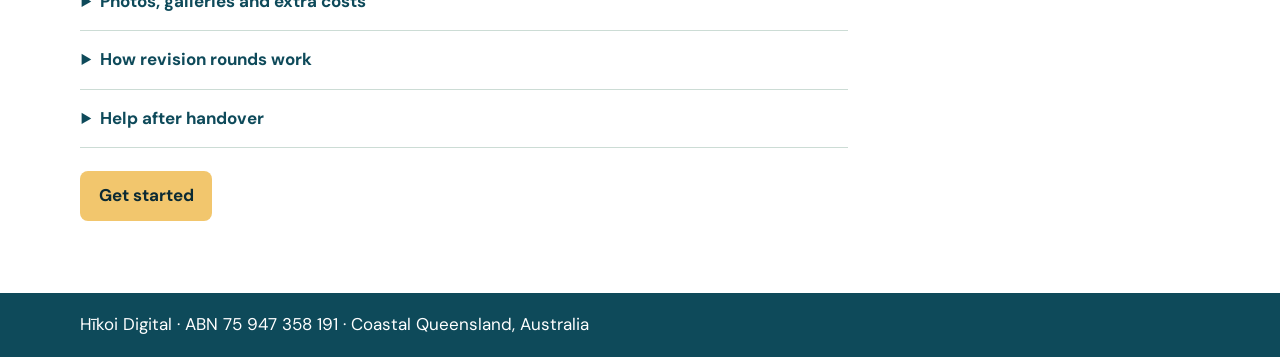
<file: packages.html>
<!doctype html>
<html lang="en-AU">
<head>
  <meta charset="utf-8">
  <meta name="viewport" content="width=device-width, initial-scale=1">
  <meta name="description" content="Compare Simple Start $450 for one page and Multi-Page $900 for 3–5 pages. Fixed-price websites for small businesses, Gold Coast to Bundaberg.">
  <title>Website Packages & Pricing from $450 | Hīkoi Digital</title>
  <meta property="og:title" content="Website Packages & Pricing from $450 | Hīkoi Digital">
  <meta property="og:description" content="Compare Simple Start $450 for one page and Multi-Page $900 for 3–5 pages. Fixed-price websites for small businesses, Gold Coast to Bundaberg.">
  <meta property="og:type" content="website">
  <meta property="og:url" content="https://hikoidigital.com/packages.html">
  <meta property="og:image" content="https://hikoidigital.com/white-circle-mark.png">

  <link rel="icon" href="white-circle-mark.png" type="image/png">
  <link rel="stylesheet" href="styles.css">
  <style>
    .package-card { display: flex; flex-direction: column; align-items: flex-start; }
    .package-card ul { margin-bottom: auto; }
    .package-ownership { margin-top: 2rem; }
    .package-groups { margin-top: 1.2rem; }
    .package-groups .package-steps { margin-top: .75rem; }
    .package-steps h4 { margin: 0; font: 600 1.28rem/1.14 Outfit, system-ui, sans-serif; text-wrap: balance; }
    @media (width > 62rem) {
      .package-groups .package-steps { grid-template-columns: repeat(2, minmax(0, 1fr)); }
    }
    @media (width > 47rem) {
      .page-head { padding-block-end: 1.5rem; }
      .pricing-section { padding-block-start: .75rem; }
    }
  </style>
</head>
<body>
  <a class="skip" href="#main">Skip to content</a>
  <header>
    <div class="wrap nav">
      <a class="wordmark" href="index.html" aria-label="Hīkoi Digital home"><img src="hikoi-digital-logo.png" alt="Hīkoi Digital logo" width="1350" height="272"></a>
      <nav aria-label="Main navigation">
        <a href="index.html">Home</a>
        <a href="packages.html" aria-current="page">Packages &amp; Pricing</a>
        <a href="about.html">Why Hīkoi?</a>
        <a href="faq.html">FAQs</a>
        <a href="contact.html">Get Started</a>
      </nav>
    </div>
  </header>
  <main id="main">
<section class='page-head'>
<div class='wrap'>
<h1>Website packages &amp; pricing</h1>
<p style="margin-top: 1.9rem;">Choose the amount of space your business needs. Both packages include a mobile-friendly layout and Your Handover Walkthrough. We also set up your site to help people find it on Google.</p>
</div>
</section>
<section class='wrap section pricing-section'>
<div class='grid two'>
<article class='package-card'>
<h2>Simple Start</h2>
<p class='price'>A$450 fixed build fee</p>
<p><strong>Best for:</strong> a business that just needs the essentials on one page.</p>
<p>Give customers the essentials about your business and an easy way to get in touch.</p>
<ul>
<li>1 page</li>
<li>Website copy drafted from your answers</li>
<li>An enquiry form or a link to your existing booking service</li>
<li>One revision round</li>
<li>Website handover</li>
</ul>
<a class='button' href='contact.html?package=simple-start'>Get started with Simple Start</a>
</article>
<article class='package-card'>
<h2>Multi-Page</h2>
<p class='price'>A$900 fixed build fee</p>
<p><strong>Best for:</strong> a business that needs separate pages for services, photos or more detail.</p>
<p>Give your business and services more room, with clear navigation between pages.</p>
<ul>
<li>3–5 pages</li>
<li>Help organising your information and drafting copy for the agreed pages</li>
<li>An enquiry form or a link to your existing booking service</li>
<li>Two revision rounds</li>
<li>Website handover</li>
</ul>
<a class='button' href='contact.html?package=multi-page'>Get started with Multi-Page</a>
</article>
</div>
<section class='package-ownership measure' aria-labelledby='ownership-heading'>
<h2 id='ownership-heading'>Yours to keep.</h2>
<p>Yes, there's a little setup — your domain and hosting are in your name. That's deliberate. No lock-in, no monthly tie to us, nothing to untangle later. When we hand it over, it's yours to keep.</p>
</section>
<section class='package-process' aria-labelledby='process-heading'>
<h2 id='process-heading'>From quote to handover</h2>
<div class='grid two package-groups'>
<section aria-labelledby='project-hub-heading'>
<h3 id='project-hub-heading'>Your Project Hub</h3>
<ol class='grid package-steps' role='list'>
<li><span class='step-number' aria-hidden='true'>1</span><div><h4>Agree on costs</h4><p>We confirm the fixed build fee and any separate costs upfront.</p></div></li>
<li><span class='step-number' aria-hidden='true'>2</span><div><h4>Share your website details</h4><p>We’ll gather the details for your website in a Trello board and use them to draft your copy.</p></div></li>
</ol>
</section>
<section aria-labelledby='handover-walkthrough-heading'>
<h3 id='handover-walkthrough-heading'>Your Handover Walkthrough</h3>
<ol class='grid package-steps' role='list' start='3'>
<li><span class='step-number' aria-hidden='true'>3</span><div><h4>Draft Review</h4><p>Check your draft before it goes live and send your changes through Your Project Hub.</p></div></li>
<li><span class='step-number' aria-hidden='true'>4</span><div><h4>Get your site</h4><p>We show you how to log in. Email help is included for 14 days.</p></div></li>
</ol>
</section>
</div>
<p>Before handover, we check your site — titles, descriptions, links and Google setup — and fix anything that's off.</p>
<div class='package-answers'>
<details>
<summary>Photos, galleries and extra costs</summary>
<p>A simple gallery can use photos you supply. We’ll agree on the gallery size and any extra image work before you accept the quote. We’ll also explain domain and hosting costs and quote separately for work like detailed case studies or extra research.</p>
</details>
<details>
<summary>How revision rounds work</summary>
<p>During Draft Review, send one combined list of changes within the agreed scope through Your Project Hub for each included revision round.</p>
</details>
<details>
<summary>Help after handover</summary>
<p>For 14 days after handover, you can email us with questions about accessing or using your site. We aim to respond within two business days and tell you when to expect an answer.</p>
<p>If something we delivered needs correcting, get in touch. For new work, such as adding a page or updating services, we’ll agree on a price before starting.</p>
</details>
</div>
<a class='button' href='contact.html'>Get started</a>
</section>
</section>
  </main>
  <footer><div class="wrap"><span>Hīkoi Digital · ABN 75 947 358 191</span><span class="footer-location">Coastal Queensland, Australia</span></div></footer>
</body>
</html>
</file>
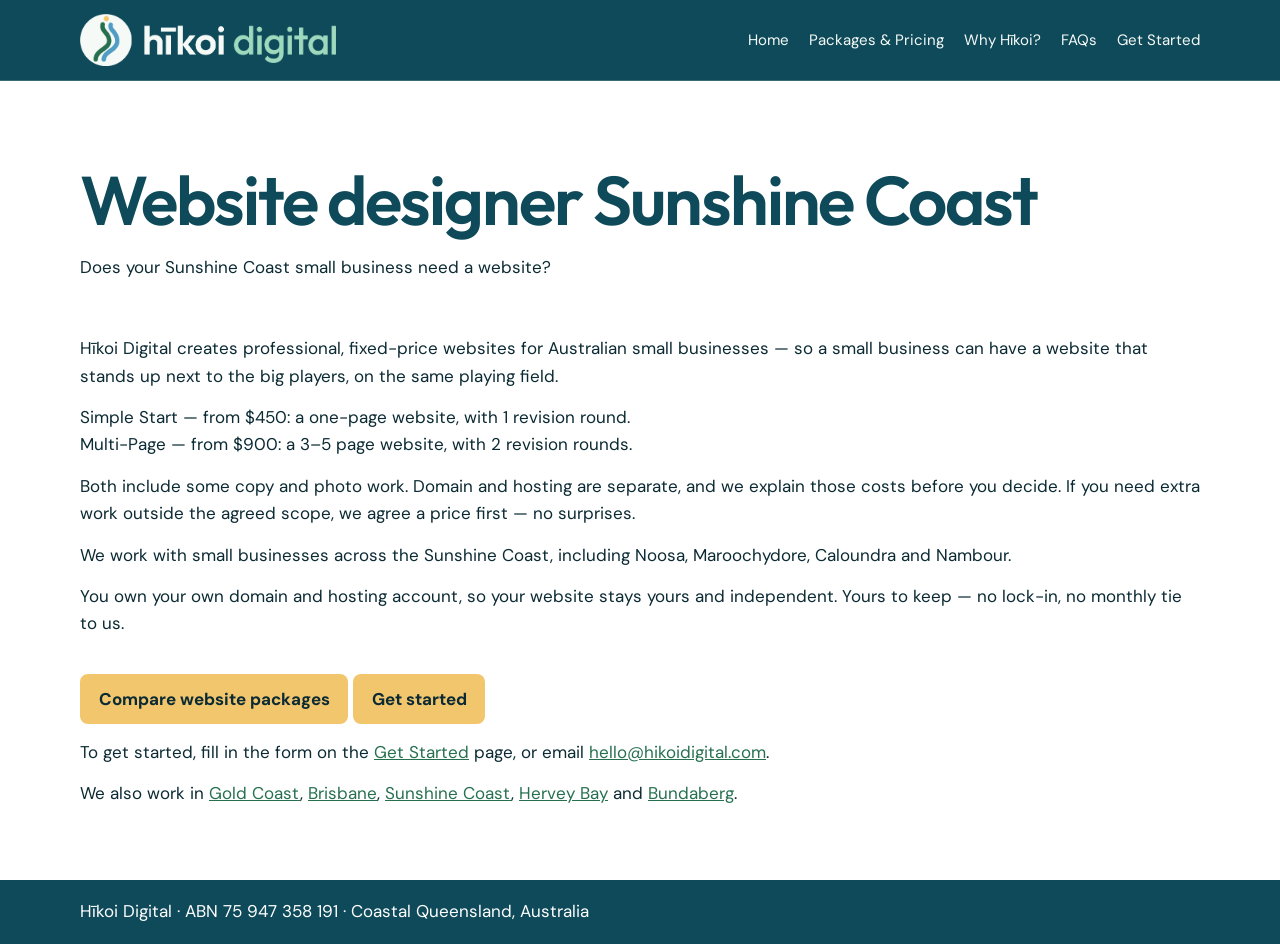
<file: sunshine-coast.html>
<!doctype html>
<html lang="en-AU">
<head>
  <meta charset="utf-8">
  <meta name="viewport" content="width=device-width, initial-scale=1">
  <meta name="description" content="Fixed-price websites for Sunshine Coast small businesses. One-page websites from $450, or 3–5 pages from $900. No hidden fees — you own your domain and hosting.">
  <title>Website Designer Sunshine Coast | Hīkoi Digital</title>
  <meta property="og:title" content="Website Designer Sunshine Coast | Hīkoi Digital">
  <meta property="og:description" content="Fixed-price websites for Sunshine Coast small businesses. One-page websites from $450, or 3–5 pages from $900. No hidden fees — you own your domain and hosting.">
  <meta property="og:type" content="website">
  <meta property="og:url" content="https://hikoidigital.com/sunshine-coast.html">
  <meta property="og:image" content="https://hikoidigital.com/white-circle-mark.png">

  <link rel="icon" href="white-circle-mark.png" type="image/png">
  <link rel="stylesheet" href="styles.css">
</head>
<body>
  <a class="skip" href="#main">Skip to content</a>
  <header>
    <div class="wrap nav">
      <a class="wordmark" href="index.html" aria-label="Hīkoi Digital home"><img src="hikoi-digital-logo.png" alt="Hīkoi Digital logo" width="1350" height="272"></a>
      <nav aria-label="Main navigation">
        <a href="index.html">Home</a>
        <a href="packages.html">Packages &amp; Pricing</a>
        <a href="about.html">Why Hīkoi?</a>
        <a href="faq.html">FAQs</a>
        <a href="contact.html">Get Started</a>
      </nav>
    </div>
  </header>
  <main id="main">
<section class='page-head' style="padding-block-end: 1.5rem;">
<div class='wrap'>
<h1>Website designer Sunshine Coast</h1>
<p>Does your Sunshine Coast small business need a website?</p>
</div>
</section>
<section class='wrap section' style="padding-block-start: 1rem;">
<p>Hīkoi Digital creates professional, fixed-price websites for Australian small businesses — so a small business can have a website that stands up next to the big players, on the same playing field.</p>
<p>Simple Start — from $450: a one-page website, with 1 revision round.<br>
Multi-Page — from $900: a 3–5 page website, with 2 revision rounds.</p>
<p>Both include some copy and photo work. Domain and hosting are separate, and we explain those costs before you decide. If you need extra work outside the agreed scope, we agree a price first — no surprises.</p>
<p>We work with small businesses across the Sunshine Coast, including Noosa, Maroochydore, Caloundra and Nambour.</p>
<p>You own your own domain and hosting account, so your website stays yours and independent. Yours to keep — no lock-in, no monthly tie to us.</p>
<p><a class='button' href='packages.html'>Compare website packages</a> <a class='button' href='contact.html'>Get started</a></p>
<p>To get started, fill in the form on the <a href='contact.html'>Get Started</a> page, or email <a href='mailto:hello@hikoidigital.com'>hello@hikoidigital.com</a>.</p>
<p>We also work in <a href='gold-coast.html'>Gold Coast</a>, <a href='brisbane.html'>Brisbane</a>, <a href='sunshine-coast.html'>Sunshine Coast</a>, <a href='hervey-bay.html'>Hervey Bay</a> and <a href='bundaberg.html'>Bundaberg</a>.</p>
</section>
  </main>
  <footer><div class="wrap"><span>Hīkoi Digital · ABN 75 947 358 191</span><span class="footer-location">Coastal Queensland, Australia</span></div></footer>
</body>
</html>
</file>
<file: styles.css>
@font-face {
  font-family: 'DM Sans';
  src: url('fonts/DM-Sans.ttf') format('truetype');
  font-style: normal;
  font-weight: 100 1000;
  font-display: swap;
}
@font-face {
  font-family: Outfit;
  src: url('fonts/Outfit.ttf') format('truetype');
  font-style: normal;
  font-weight: 100 900;
  font-display: swap;
}

:root {
  color-scheme: light;
  --teal: #0e4a5a;
  --green: #27704f;
  --mist: #e4f1ec;
  --gold: #f2c66d;
  --ink: #0b2a33;
  --paper: #ffffff;
  --white: #f6faf7;
  --mint: #9ed9be;
}
* { box-sizing: border-box; }
body { margin: 0; min-height: 100vh; display: flex; flex-direction: column; font: 1.0625rem/1.6 'DM Sans', system-ui, sans-serif; color: var(--ink); background: var(--paper); }
main { flex: 1; }
h1, h2, h3, .wordmark { font-family: Outfit, system-ui, sans-serif; font-weight: 600; line-height: 1.14; }
h1, h2, h3 { margin: 0; text-wrap: balance; }
h1 { font-size: clamp(2.35rem, 6vw, 4.3rem); letter-spacing: -.03em; }
h2 { font-size: clamp(1.55rem, 3vw, 2.25rem); color: var(--teal); }
h3 { font-size: 1.28rem; }
p { margin: .9rem 0 0; }
a { color: var(--green); }
:focus-visible { outline: 3px solid currentColor; outline-offset: 4px; }
.wrap { width: min(70rem, calc(100% - 2.5rem)); margin-inline: auto; }
.skip { position: absolute; left: 1rem; top: .5rem; padding: .5rem; background: white; transform: translateY(-150%); }
.skip:focus { transform: none; }
header { background: var(--teal); color: var(--white); border-bottom: 1px solid #386c77; }
.nav { display: flex; justify-content: space-between; align-items: center; gap: 1rem 2rem; min-height: 5rem; padding-block: .65rem; }
.wordmark { display: inline-flex; align-items: center; color: var(--white); }
.wordmark img { display: block; width: clamp(10rem, 26vw, 16rem); max-width: 100%; height: auto; }
nav { display: flex; flex-wrap: wrap; align-items: center; gap: .2rem 1.25rem; font-size: .94rem; }
nav a { display: inline-flex; align-items: center; min-height: 2.75rem; color: var(--white); text-decoration: none; }
nav a:hover, nav a[aria-current='page'] { color: var(--mint); text-decoration: underline; text-underline-offset: .35em; }
.hero { background: var(--teal); color: var(--paper); padding-block: clamp(3rem, 8vw, 6.5rem); }
.hero-grid { display: grid; grid-template-columns: minmax(0, 1.6fr) minmax(0, 1fr); align-items: center; gap: clamp(2rem, 6vw, 5rem); }
.hero p, .page-head p, .measure { max-width: 63ch; }
.brand-panel { border: 1px solid #86b5b6; border-radius: 1.35rem; padding: clamp(1.5rem, 5vw, 4rem) 1rem; text-align: center; background: var(--teal); }
.brand-panel img { max-width: 100%; height: auto; }
.brand-panel p { color: var(--mint); }
.brand-panel p { font: 600 clamp(1.35rem, 3vw, 2rem)/1.16 Outfit, system-ui, sans-serif; }
.button, button { display: inline-flex; align-items: center; justify-content: center; min-height: 2.85rem; margin-top: 1.4rem; padding: .65rem 1.1rem; border: 1px solid transparent; border-radius: .5rem; font: inherit; font-weight: 700; text-decoration: none; background: var(--gold); color: var(--ink); }
.button:hover { background: #ffe0a3; }
.button:focus-visible { outline-color: var(--ink); }
.hero .button:focus-visible { outline-color: white; }
.section { padding-block: clamp(2.5rem, 6vw, 4.5rem); }
.page-head { background: var(--paper); padding-block: clamp(2.5rem, 7vw, 5rem); }
.page-head h1 { color: var(--teal); }
.grid { display: grid; gap: 1.15rem; }
.three { grid-template-columns: repeat(3, minmax(0, 1fr)); margin-top: 1.5rem; }
.two { grid-template-columns: repeat(2, minmax(0, 1fr)); }
article, .contact-preview { background: white; border: 1px solid #ccdcd5; border-radius: .85rem; padding: clamp(1rem, 3vw, 1.7rem); }
article ul { padding-left: 1.25rem; margin-bottom: 0; }
article li + li { margin-top: .35rem; }
.price { color: var(--green); font-weight: 700; }
.details h2 { margin-top: 1.75rem; }
.contact-preview > p, .measure > p:first-child { margin-top: 0; }
fieldset { border: 0; padding: 0; margin: 1rem 0 0; min-width: 0; }
legend { font-weight: 700; padding: 0; }
label { display: block; margin-top: .65rem; }
input, textarea { width: 100%; border: 1px solid #7a9891; border-radius: .4rem; padding: .6rem; background: var(--paper); color: var(--ink); font: inherit; }
button:disabled { border-color: #ccdcd5; background: var(--mist); color: var(--ink); }
footer { background: var(--teal); color: var(--paper); padding: 1.15rem 0; }
.footer-location::before { content: ' · '; white-space: pre; }
@media (max-width: 47rem) {
  .hero-grid, .three, .two { grid-template-columns: 1fr; }
  .nav { align-items: flex-start; flex-direction: column; gap: .25rem; }
  nav { column-gap: 1rem; }
  .brand-panel { max-width: 25rem; width: 100%; }
  .footer-location { display: block; }
  .footer-location::before { content: none; }
}



.package-process { margin-top: clamp(2.5rem, 6vw, 4rem); }
.package-steps { grid-template-columns: repeat(4, minmax(0, 1fr)); list-style: none; margin: 1.2rem 0 1.5rem; padding: 0; }
.package-steps li { padding: 1rem; border-radius: .85rem; background: var(--mist); }
.step-number { display: inline-grid; place-items: center; width: 2rem; height: 2rem; border-radius: 50%; background: var(--teal); color: var(--white); font-weight: 700; margin-bottom: .7rem; }
.package-steps p { margin-top: .5rem; }
.package-answers { max-width: 48rem; }
.package-answers details { border-top: 1px solid #ccdcd5; padding: .65rem .1rem; }
.package-answers details:last-child { border-bottom: 1px solid #ccdcd5; }
.package-answers summary { cursor: pointer; color: var(--teal); font-weight: 700; min-height: 2.25rem; padding-block: .3rem; }
.package-answers details p { margin: .35rem 0 .65rem; max-width: 65ch; }
@media (max-width: 62rem) { .package-steps { grid-template-columns: repeat(2, minmax(0, 1fr)); } }
@media (max-width: 34rem) {
  .package-steps { grid-template-columns: 1fr; gap: .65rem; }
  .package-steps li { display: grid; grid-template-columns: auto minmax(0, 1fr); gap: .75rem; }
  .step-number { margin-bottom: 0; }
}
</file>
